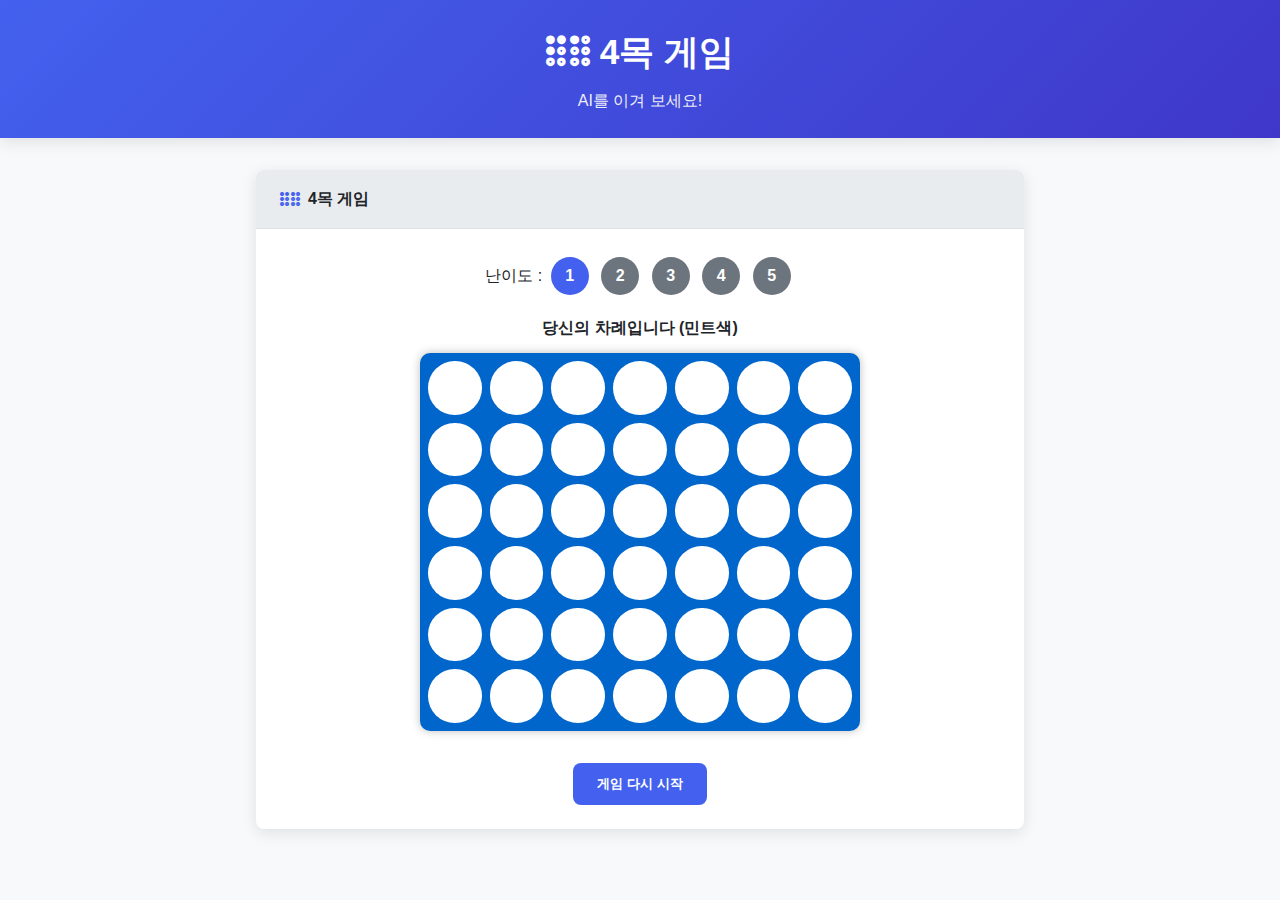
<file: index.html>
<!DOCTYPE html>
<html lang="ko">

<head>
    <meta charset="UTF-8">
    <meta name="viewport" content="width=device-width,initial-scale=1">
    <title>4목 게임</title>

    <!-- 공통 자원 -->
    <link rel="stylesheet" href="https://cdnjs.cloudflare.com/ajax/libs/font-awesome/6.4.0/css/all.min.css">
    <link rel="stylesheet" href="style.css">
    <script defer src="common.js"></script> <!-- ★ 사이드바 / 토글 스크립트 -->

    <style>
        :root {
            --blue: #0066cc;
            --red: #29d4c7;
            --yellow: #e53935
        }

        :root.dark {
            --blue: #e5e7eb;
            --yellow: #cfd3d9
        }

        .dark .cell {
            border: 1px solid rgba(0, 0, 0, .12)
        }

        /* 난이도 버튼 */
        .diff {
            all: unset;
            width: 38px;
            height: 38px;
            margin: 4px;
            border-radius: 50%;
            display: inline-flex;
            align-items: center;
            justify-content: center;
            font-weight: 600;
            background: var(--gray-600);
            color: #fff;
            cursor: pointer;
            transition: .25s
        }

        .diff:hover {
            filter: brightness(1.15)
        }

        .diff.active[data-lv="1"] {
            background: var(--primary)
        }

        .diff.active[data-lv="2"] {
            background: #ff9800
        }

        .diff.active[data-lv="3"] {
            background: #e53935
        }

        .diff.active[data-lv="4"] {
            background: #b71c1c
        }

        .diff.active[data-lv="5"] {
            background: #820000
        }

        /* 보드 */
        #boardWrap {
            max-width: 440px;
            margin: 0 auto
        }

        #gameBoard {
            display: grid;
            grid-template-columns: repeat(7, 1fr);
            grid-template-rows: repeat(6, 1fr);
            aspect-ratio: 7/6;
            gap: clamp(4px, 1.2vw, 8px);
            padding: clamp(4px, 1.2vw, 8px);
            background: var(--blue);
            border-radius: 10px;
            box-shadow: 0 0 10px rgba(0, 0, 0, .25)
        }

        .cell {
            width: 100%;
            aspect-ratio: 1;
            border-radius: 50%;
            background: #fff;
            cursor: pointer;
            transition: background .15s
        }

        .cell.player {
            background: var(--red)
        }

        .cell.computer {
            background: var(--yellow);
            border: 3px solid #fff
        }
    </style>
</head>

<body>


    <header>
        <div class="header-content">
            <h1><i class="fas fa-braille"></i> 4목 게임</h1>
            <p>AI를 이겨 보세요!</p>
        </div>
    </header>

    <div class="page-layout">


        <main class="main-content">
            <div class="container">
                <div class="card">
                    <div class="card-header"><i class="fas fa-braille"></i> 4목 게임</div>
                    <div class="card-body">
                        <div id="diffBox" style="text-align:center;margin-bottom:16px">난이도 :
                            <button class="diff active" data-lv="1">1</button>
                            <button class="diff" data-lv="2">2</button>
                            <button class="diff" data-lv="3">3</button>
                            <button class="diff" data-lv="4">4</button>
                            <button class="diff" data-lv="5">5</button>
                        </div>

                        <div id="status" style="text-align:center;font-weight:600;margin-bottom:.8rem">
                            당신의 차례입니다 (민트색)
                        </div>

                        <div id="boardWrap">
                            <div id="gameBoard"></div>
                        </div>

                        <div style="text-align:center;margin-top:2rem">
                            <button id="resetBtn" class="btn btn-primary">게임 다시 시작</button>
                        </div>
                    </div>
                </div>


            </div>
        </main>

    </div>

    <!-- ───────── 메인 스크립트 ───────── -->
    <script>
        /* 0) 라이트/다크 적용 */
        (() => {
            const r = document.documentElement, m = matchMedia('(prefers-color-scheme:dark)');
            r.classList.toggle('dark', m.matches); m.addEventListener('change', e => r.classList.toggle('dark', e.matches));
        })();

        /* 1) 전역 */
        const ROWS = 6, COLS = 7, EMPTY = 0, HUM = 1, AI = 2;
        let board, playerTurn = true, finished = false, level = 1;
        const gridEl = document.getElementById('gameBoard'), statusEl = document.getElementById('status');

        /* 2) 보드 함수 */
        const emptyBoard = _ => Array.from({ length: COLS }, () => Array(ROWS).fill(EMPTY));
        const nextRow = (b, c) => b[c].indexOf(EMPTY);
        const legal = b => [...Array(COLS).keys()].filter(c => nextRow(b, c) !== -1);
        function isWin(b, c, r, p) {
            const D = [[1, 0], [0, 1], [1, 1], [1, -1]];
            for (const [dC, dR] of D) {
                let n = 1;
                for (const s of [1, -1]) {
                    let x = c + dC * s, y = r + dR * s;
                    while (x >= 0 && x < COLS && y >= 0 && y < ROWS && b[x][y] === p) { n++; x += dC * s; y += dR * s; }
                }
                if (n >= 4) return true;
            } return false;
        }

        /* 3) 렌더 */
        function buildBoard() {
            gridEl.innerHTML = '';
            for (let r = ROWS - 1; r >= 0; r--)for (let c = 0; c < COLS; c++) {
                const d = document.createElement('div');
                d.className = 'cell'; d.dataset.c = c; d.dataset.r = r;
                d.onclick = () => humanMove(c);
                gridEl.appendChild(d);
            }
        }
        function render() {
            document.querySelectorAll('.cell').forEach(d => {
                const r = +d.dataset.r, c = +d.dataset.c, v = board[c][r];
                d.classList.toggle('player', v === HUM);
                d.classList.toggle('computer', v === AI);
            });
        }
        function move(c, r, p) { board[c][r] = p; render(); }

        /* 4) 게임 상태 */
        function endCheck(c, r, p, msg) {
            if (isWin(board, c, r, p)) { statusEl.textContent = msg; finished = true; return true; }
            if (legal(board).length === 0) { statusEl.textContent = '무승부입니다!'; finished = true; return true; }
            return false;
        }

        /* 5) Web Worker */
        const aiWorker = new Worker('aiWorker.js');
        const AI_DELAY = 1000;   // 모든 난이도에 대해 2초 통일 딜레이

        aiWorker.onmessage = e => {
            const { column } = e.data;

            // 플레이어 턴이거나 게임이 끝났으면 AI 이동 무시
            if (playerTurn || finished) return;

            statusEl.textContent = 'AI가 돌을 놓는 중...';
            setTimeout(() => {
                // 다시 한번 확인 (딜레이 동안 상태가 바뀌었을 수 있음)
                if (playerTurn || finished) return;

                const r = nextRow(board, column);
                if (r === -1) return; // 열이 가득 찬 경우 무시

                move(column, r, AI);
                endCheck(column, r, AI, 'AI가 이겼습니다!');
                if (!finished) {
                    playerTurn = true;
                    statusEl.textContent = '당신의 차례입니다 (민트색)';
                }
            }, AI_DELAY); // 통일된 딜레이 2초 적용
        };

        /* 6) Human 입력 */
        function humanMove(c) {
            if (!playerTurn || finished) return;
            const r = nextRow(board, c); if (r === -1) return;
            move(c, r, HUM);
            if (endCheck(c, r, HUM, '🎉 당신이 이겼습니다!')) return;
            playerTurn = false; statusEl.textContent = 'AI가 생각 중...';
            aiWorker.postMessage({ type: 'GET_MOVE', board, difficulty: level });
        }

        /* 7) 리셋 & 난이도 */
        function reset() {
            board = emptyBoard(); finished = false; playerTurn = true;
            statusEl.textContent = '당신의 차례입니다 (민트색)';
            render();
        }
        document.getElementById('resetBtn').onclick = reset;
        document.querySelectorAll('.diff').forEach(btn => btn.onclick = () => {
            level = +btn.dataset.lv;
            document.querySelectorAll('.diff').forEach(b => b.classList.toggle('active', b === btn));
            reset();
        });

        /* 8) 시작 */
        document.addEventListener('DOMContentLoaded', () => { buildBoard(); reset(); });
    </script>
</body>

</html>
</file>
<file: style.css>
/* 기본 리셋 및 변수 */
:root {
    --primary: #4361ee;
    --secondary: #3f37c9;
    --accent: #4cc9f0;
    --success: #4caf50;
    --warning: #ff9800;
    --danger: #f44336;
    --light: #f8f9fa;
    --dark: #212529;
    --gray-100: #f8f9fa;
    --gray-200: #e9ecef;
    --gray-300: #dee2e6;
    --gray-400: #ced4da;
    --gray-500: #adb5bd;
    --gray-600: #6c757d;
    --gray-700: #495057;
    --gray-800: #343a40;
    --border-radius: 8px;
    --box-shadow: 0 4px 16px rgba(0, 0, 0, 0.1);
    --transition: all 0.3s ease;
    --sidebar-width: 280px;
  }
  
  * {
    margin: 0;
    padding: 0;
    box-sizing: border-box;
  }
  
  body {
    font-family: 'Segoe UI', Tahoma, Geneva, Verdana, sans-serif;
    background-color: var(--gray-100);
    color: var(--dark);
    line-height: 1.6;
    padding-bottom: 2rem;
  }
  
  /* 페이지 레이아웃 관련 스타일 */
  .page-layout {
    display: flex;
    max-width: 1400px;
    margin: 0 auto;
  }
  
  /* 왼쪽 사이드바 메뉴 */
  .sidebar {
    width: var(--sidebar-width);
    background-color: white;
    box-shadow: var(--box-shadow);
    margin-top: 2rem;
    border-radius: var(--border-radius);
    position: sticky;
    top: 2rem;
    height: calc(100vh - 4rem);
    margin-left: 1rem;
    z-index: 100;
    display: flex;
    flex-direction: column;
  }
  
  .sidebar-brand {
    padding: 1.5rem;
    text-align: center;
    border-bottom: 1px solid var(--gray-200);
  }
  
  .sidebar-brand a {
    color: var(--primary);
    text-decoration: none;
    font-weight: 700;
    font-size: 1.5rem;
    display: flex;
    align-items: center;
    justify-content: center;
  }
  
  .sidebar-brand i {
    margin-right: 0.5rem;
  }
  
  .sidebar-nav {
    padding: 0.5rem 0;
    overflow-y: auto;
    flex-grow: 1;
  }
  
  .sidebar-heading {
    padding: 1rem 1.8rem 0.5rem;
    font-size: 0.75rem;
    text-transform: uppercase;
    letter-spacing: 1px;
    color: var(--gray-600);
    font-weight: 700;
    margin-top: 0.5rem;
  }
  
  .sidebar-item {
    margin: 2px 0;
  }
  
  .sidebar-link {
    padding: 0.5rem 1.8rem;
    font-size: 0.95rem;
    display: flex;
    align-items: center;
    color: var(--gray-700);
    text-decoration: none;
    transition: all 0.2s ease;
    border-left: 3px solid transparent;
  }
  
  .sidebar-link:hover {
    background-color: rgba(67, 97, 238, 0.05);
    color: var(--primary);
    border-left-color: var(--primary);
  }
  
  .sidebar-link.active {
    background-color: rgba(67, 97, 238, 0.1);
    color: var(--primary);
    font-weight: 600;
    border-left-color: var(--primary);
  }
  
  .sidebar-link i {
    width: 1.5rem;
    font-size: 0.9rem;
    margin-right: 0.75rem;
    text-align: center;
  }
  
  .sidebar-footer {
    padding: 1rem 1.5rem;
    border-top: 1px solid var(--gray-200);
    background-color: white;
  }
  
  /* 모바일 토글 버튼 */
  .sidebar-toggle {
    display: none;
    position: fixed;
    left: 1rem;
    top: 1rem;
    z-index: 1000;
    background-color: var(--primary);
    color: white;
    border: none;
    border-radius: 50%;
    width: 3rem;
    height: 3rem;
    font-size: 1.25rem;
    cursor: pointer;
    box-shadow: 0 2px 5px rgba(0, 0, 0, 0.2);
  }
  
  /* 메인 콘텐츠 영역 */
  .main-content {
    flex-grow: 1;
    padding: 0 15px;
    width: calc(100% - var(--sidebar-width) - 160px);
  }
  
  /* 오른쪽 광고 영역 */
  .side-ad {
    width: 160px;
    position: sticky;
    top: 2rem;
    height: calc(100vh - 4rem);
    margin-top: 2rem;
    margin-right: 1rem;
    display: none;
  }
  
  .side-ad-content {
    background-color: white;
    border-radius: var(--border-radius);
    box-shadow: var(--box-shadow);
    height: 100%;
    overflow: hidden;
    display: flex;
    flex-direction: column;
  }
  
  .side-ad-header {
    background-color: var(--gray-200);
    padding: 0.5rem;
    font-size: 0.8rem;
    color: var(--gray-600);
    text-align: center;
    text-transform: uppercase;
    letter-spacing: 1px;
    border-bottom: 1px solid var(--gray-300);
  }
  
  .side-ad-body {
    flex-grow: 1;
    padding: 1rem;
    display: flex;
    flex-direction: column;
    justify-content: center;
    align-items: center;
    text-align: center;
  }
  
  /* 헤더 스타일 */
  header {
    background: linear-gradient(135deg, var(--primary) 0%, var(--secondary) 100%);
    color: white;
    padding: 1.5rem 0;
    text-align: center;
    margin-bottom: 2rem;
    box-shadow: var(--box-shadow);
  }
  
  .header-content {
    max-width: 800px;
    margin: 0 auto;
    padding: 0 1rem;
  }
  
  header h1 {
    font-size: 2.2rem;
    margin-bottom: 0.5rem;
    animation: fadeIn 1s ease;
  }
  
  header p {
    opacity: 0.9;
    max-width: 600px;
    margin: 0 auto;
  }
  
  /* 메인 콘텐츠 */
  .container {
    max-width: 800px;
    margin: 0 auto;
    padding: 0 1rem;
  }
  
  .card {
    background-color: white;
    border-radius: var(--border-radius);
    box-shadow: var(--box-shadow);
    margin-bottom: 2rem;
    overflow: hidden;
    transition: var(--transition);
  }
  
  .card:hover {
    transform: translateY(-5px);
    box-shadow: 0 6px 24px rgba(0, 0, 0, 0.15);
  }
  
  .card-header {
    background-color: var(--gray-200);
    padding: 1rem 1.5rem;
    font-weight: 600;
    display: flex;
    align-items: center;
    border-bottom: 1px solid var(--gray-300);
  }
  
  .card-header i {
    margin-right: 0.5rem;
    color: var(--primary);
  }
  
  .card-body {
    padding: 1.5rem;
  }
  
  /* 폼 요소 스타일 */
  .form-group {
    margin-bottom: 1.2rem;
  }
  
  label {
    display: block;
    margin-bottom: 0.5rem;
    font-weight: 500;
    color: var(--gray-700);
  }
  
  .form-control {
    width: 100%;
    padding: 0.7rem 1rem;
    font-size: 1rem;
    border: 1px solid var(--gray-400);
    border-radius: var(--border-radius);
    transition: var(--transition);
  }
  
  .form-control:focus {
    outline: none;
    border-color: var(--primary);
    box-shadow: 0 0 0 3px rgba(67, 97, 238, 0.15);
  }
  
  .form-check {
    display: block;
    margin-bottom: 0.5rem;
    padding-left: 1.75rem;
    position: relative;
  }
  
  .form-check-input {
    position: absolute;
    left: 0;
    top: 0.25rem;
    width: 1.125rem;
    height: 1.125rem;
    -webkit-appearance: none;
    -moz-appearance: none;
    appearance: none;
    background-color: #fff;
    border: 1px solid var(--gray-500);
    border-radius: 3px;
    cursor: pointer;
  }
  
  .form-check-input:checked {
    background-color: var(--primary);
    border-color: var(--primary);
  }
  
  .form-check-label {
    display: inline-block;
    margin-left: 0.25rem;
    cursor: pointer;
  }
  
  /* 슬라이더 */
  .slider-container {
    display: flex;
    align-items: center;
    gap: 1rem;
  }
  
  .range-slider {
    flex-grow: 1;
    -webkit-appearance: none;
    width: 100%;
    height: 6px;
    border-radius: 3px;
    background: var(--gray-300);
    outline: none;
  }
  
  .range-slider::-webkit-slider-thumb {
    -webkit-appearance: none;
    appearance: none;
    width: 18px;
    height: 18px;
    border-radius: 50%;
    background: var(--primary);
    cursor: pointer;
    transition: var(--transition);
  }
  
  .range-slider::-moz-range-thumb {
    width: 18px;
    height: 18px;
    border-radius: 50%;
    background: var(--primary);
    cursor: pointer;
    transition: var(--transition);
  }
  
  .range-slider::-webkit-slider-thumb:hover {
    transform: scale(1.2);
  }
  
  .range-value {
    font-weight: 600;
    color: var(--primary);
    min-width: 2.5rem;
    text-align: center;
  }
  
  /* 버튼 */
  .btn {
    display: inline-block;
    padding: 0.75rem 1.5rem;
    font-weight: 600;
    text-align: center;
    border: none;
    border-radius: var(--border-radius);
    cursor: pointer;
    transition: var(--transition);
  }
  
  .btn-primary {
    background-color: var(--primary);
    color: white;
  }
  
  .btn-primary:hover {
    background-color: var(--secondary);
    transform: translateY(-2px);
    box-shadow: 0 4px 10px rgba(0, 0, 0, 0.15);
  }
  
  .btn-secondary {
    background-color: var(--gray-500);
    color: white;
  }
  
  .btn-secondary:hover {
    background-color: var(--gray-600);
    transform: translateY(-2px);
    box-shadow: 0 4px 10px rgba(0, 0, 0, 0.15);
  }
  
  /* 결과 영역 */
  .result-container {
    margin-top: 1.5rem;
    padding: 1.25rem;
    background-color: var(--gray-100);
    border-radius: var(--border-radius);
    border-left: 4px solid var(--primary);
    position: relative;
  }
  
  .result-container.empty {
    display: none;
  }
  
  .password-display {
    font-family: monospace;
    font-size: 1.25rem;
    word-break: break-all;
    margin-bottom: 0.5rem;
    color: var(--gray-800);
  }
  
  .copy-btn {
    position: absolute;
    top: 1rem;
    right: 1rem;
    background: transparent;
    border: none;
    color: var(--gray-600);
    cursor: pointer;
    font-size: 1.125rem;
    transition: var(--transition);
  }
  
  .copy-btn:hover {
    color: var(--primary);
  }
  
  /* 비밀번호 강도 지시자 */
  .strength-meter {
    display: flex;
    justify-content: space-between;
    margin-top: 1rem;
  }
  
  .strength-segment {
    height: 8px;
    flex-grow: 1;
    margin-right: 4px;
    border-radius: 2px;
    background-color: var(--gray-300);
    transition: var(--transition);
  }
  
  .strength-segment:last-child {
    margin-right: 0;
  }
  
  .strength-segment.active {
    background-color: var(--danger);
  }
  
  .strength-segment.active.level-2 {
    background-color: var(--warning);
  }
  
  .strength-segment.active.level-3,
  .strength-segment.active.level-4 {
    background-color: var(--success);
  }
  
  .strength-text {
    margin-top: 0.5rem;
    font-size: 0.875rem;
    color: var(--gray-700);
  }
  
  /* 광고 영역 */
  .ad-container {
    background-color: white;
    border-radius: var(--border-radius);
    padding: 1.5rem;
    text-align: center;
    box-shadow: var(--box-shadow);
    margin-top: 2rem;
    margin-bottom: 2rem;
  }
  
  .ad-container h3 {
    color: var(--gray-600);
    font-size: 0.875rem;
    text-transform: uppercase;
    letter-spacing: 1px;
    margin-bottom: 1rem;
  }
  
  /* 애니메이션 */
  @keyframes fadeIn {
    from {
      opacity: 0;
    }
  
    to {
      opacity: 1;
    }
  }
  
  /* 툴팁 */
  .tooltip {
    position: relative;
    display: inline-block;
    margin-left: 0.5rem;
    color: var(--gray-500);
  }
  
  .tooltip:hover .tooltip-text {
    visibility: visible;
    opacity: 1;
  }
  
  .tooltip-text {
    visibility: hidden;
    width: 200px;
    background-color: var(--dark);
    color: white;
    text-align: center;
    border-radius: 6px;
    padding: 0.5rem;
    position: absolute;
    z-index: 1;
    bottom: 125%;
    left: 50%;
    transform: translateX(-50%);
    opacity: 0;
    transition: opacity 0.3s;
    font-size: 0.75rem;
    box-shadow: 0 2px 10px rgba(0, 0, 0, 0.2);
  }
  
  .tooltip-text::after {
    content: "";
    position: absolute;
    top: 100%;
    left: 50%;
    margin-left: -5px;
    border-width: 5px;
    border-style: solid;
    border-color: var(--dark) transparent transparent transparent;
  }
  
  /* 반응형 스타일 */
  @media (min-width: 1080px) {
    .side-ad {
      display: block;
    }
  }
  
  @media (max-width: 1200px) {
    .sidebar {
      transform: translateX(-100%);
      pointer-events: none;        /* ← 클릭 막힘 방지 */
      position: fixed;
      left: 0;
      top: 0;
      height: 100vh;
      margin-top: 0;
      margin-left: 0;
      border-radius: 0;
      z-index: 1000;
      transition: transform 0.3s ease;
    }
  
    .sidebar.active {
      transform: translateX(0);
      pointer-events: auto;        /* 열렸을 땐 정상 동작 */
    }
  
    .sidebar-toggle {
      display: flex;
      align-items: center;
      justify-content: center;
    }
  
    .main-content {
      width: 100%;
    }
  }
  
  @media (max-width: 768px) {
    header h1 {
      font-size: 1.75rem;
    }
  
    .card-body {
      padding: 1.25rem;
    }
  }
  
  @media (max-width: 576px) {
    .slider-container {
      flex-direction: column;
      align-items: stretch;
      gap: 0.5rem;
    }
  
    .range-value {
      align-self: flex-end;
    }
  }

/* ───────────── Tip & FAQ 공통 스타일 (수정) ───────────── */

/* Tip 박스 */
#tipFaqCard .tip-box {
  background: var(--gray-100);
  border: 1px solid var(--gray-300);
  border-radius: var(--border-radius);
  padding: 0.75rem 1rem;
  width: 100%;               /* 카드(.card-body) 전체 폭 사용 */
  margin-bottom: 1.25rem;    /* 여백 줄임 */
}

#tipFaqCard .tip-title {
  font-weight: 600;
  color: var(--primary);
  margin-bottom: 0.25rem;
  font-size: 0.95rem;
}

#tipFaqCard .tip-title i { 
  margin-right: 0.35rem; 
}

#tipFaqCard .tip-desc {
  font-size: 0.9rem;
  line-height: 1.5;
}

/* Tip & FAQ ─ 버튼 안쪽 <i> 중복 아이콘 숨기기 */
#tipFaqCard .faq-accordion .faq-question i { display:none; }


/* ─ FAQ 아코디언 ─ */
#tipFaqCard .faq-accordion .faq-question {
  width: 100%;
  background: var(--light);
  border: 1px solid var(--gray-300);
  padding: 0.75rem 0.9rem;
  font-weight: 600;
  font-size: 0.95rem;
  text-align: left;
  border-radius: var(--border-radius);
  cursor: pointer;
  transition: background 0.2s;
  margin-bottom: 0.3rem;
}

#tipFaqCard .faq-accordion .faq-question:hover {
  background: var(--gray-200);
}

#tipFaqCard .faq-accordion .faq-answer {
  display: none;
  border: 1px solid var(--gray-300);
  border-top: none;
  border-radius: 0 0 var(--border-radius) var(--border-radius);
  background: #fff;
  padding: 0.75rem 1rem;
  line-height: 1.6;
  font-size: 0.9rem;
  margin-bottom: 0.6rem;
}

/* 버튼(.faq-question)에 .open 클래스가 있으면 답변 표시 */
#tipFaqCard .faq-accordion .open + .faq-answer { 
  display: block; 
}

/* 토글 아이콘 추가 (옵션) */
#tipFaqCard .faq-accordion .faq-question::after {
  content: "\f107"; /* 아래 화살표 아이콘 (Font Awesome) */
  font-family: "Font Awesome 6 Free";
  float: right;
  transition: transform 0.2s;
}

#tipFaqCard .faq-accordion .open::after {
  transform: rotate(180deg);
}

/* ───────── 모바일 / 태블릿 ───────── */
@media (max-width: 768px) {
  #tipFaqCard .tip-box,
  #tipFaqCard .faq-accordion { 
    width: 100%; 
  }
  
  #tipFaqCard .tip-box {
    padding: 0.7rem 0.9rem;
  }
  
  #tipFaqCard .faq-question {
    padding: 0.7rem 0.85rem;
  }
  
  #tipFaqCard .faq-answer {
    padding: 0.7rem 0.9rem;
  }
}
/* ──────────────────────────────────── */
</file>
